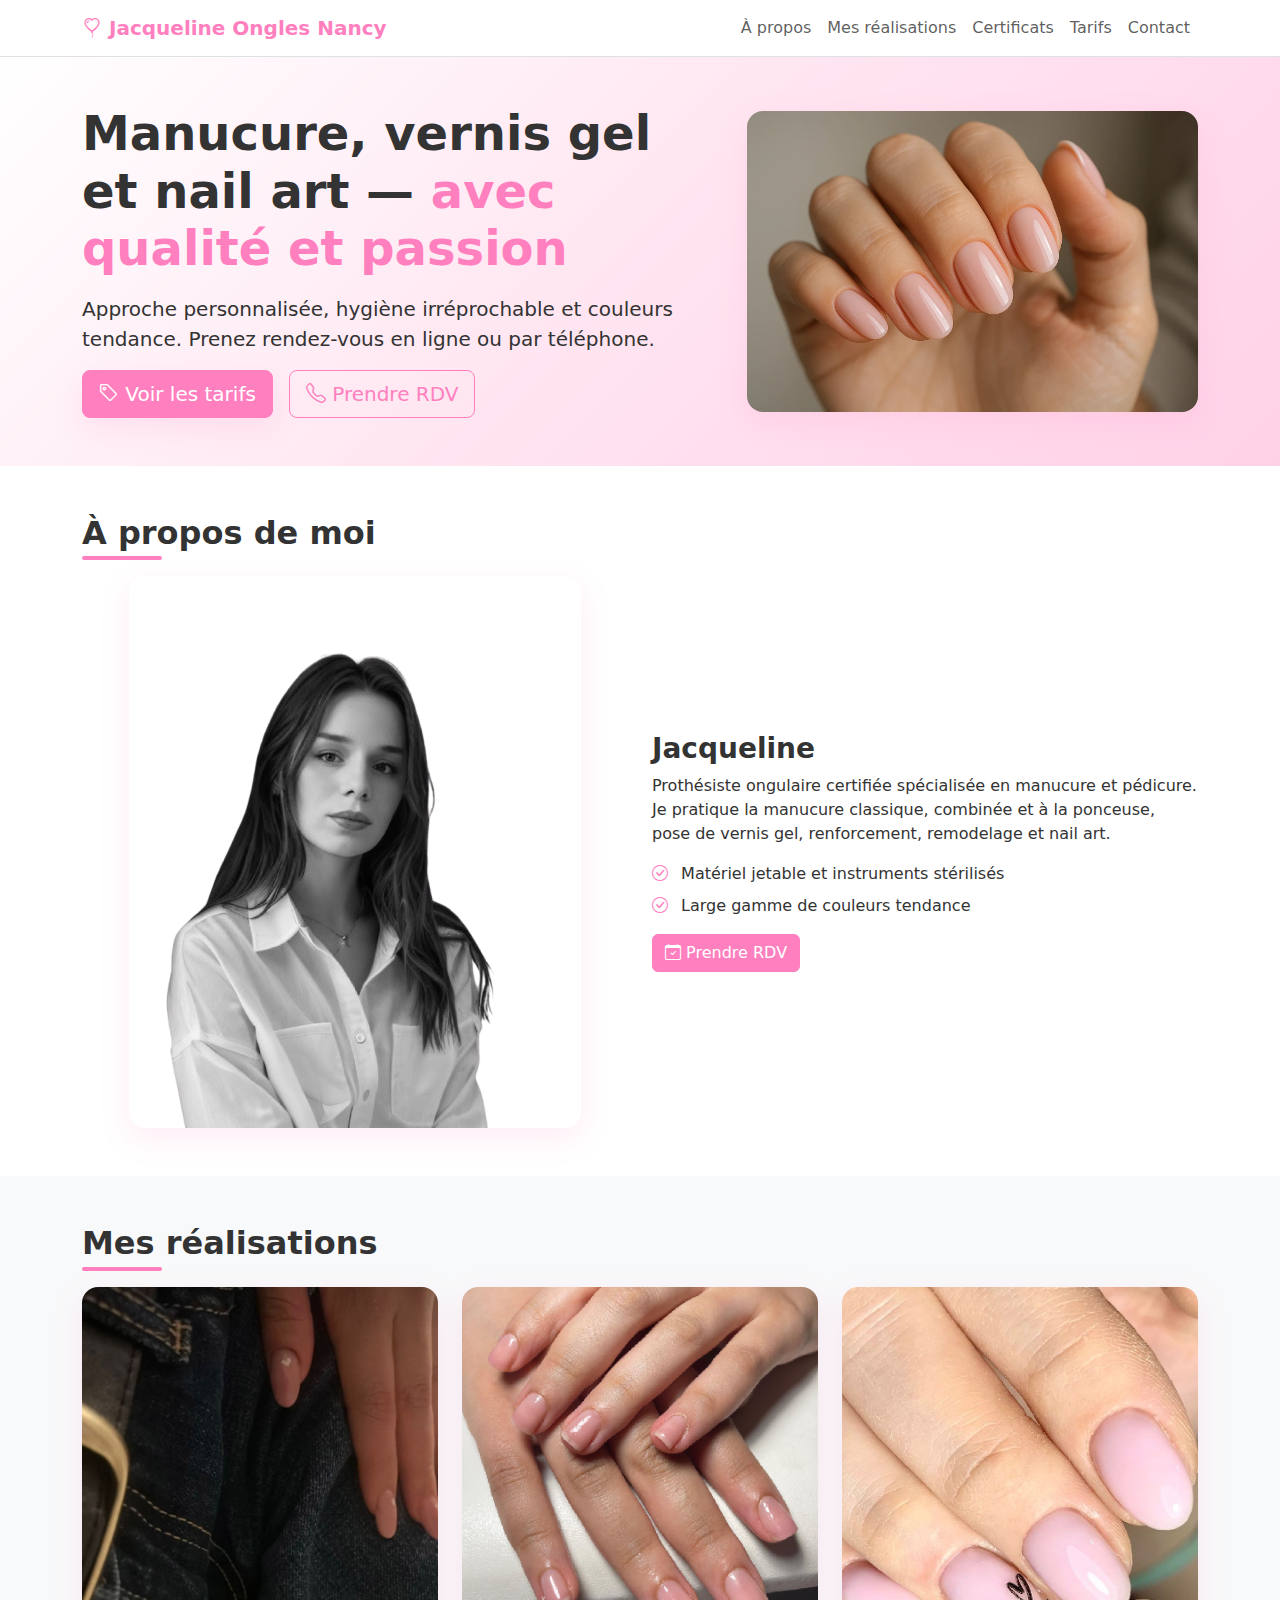
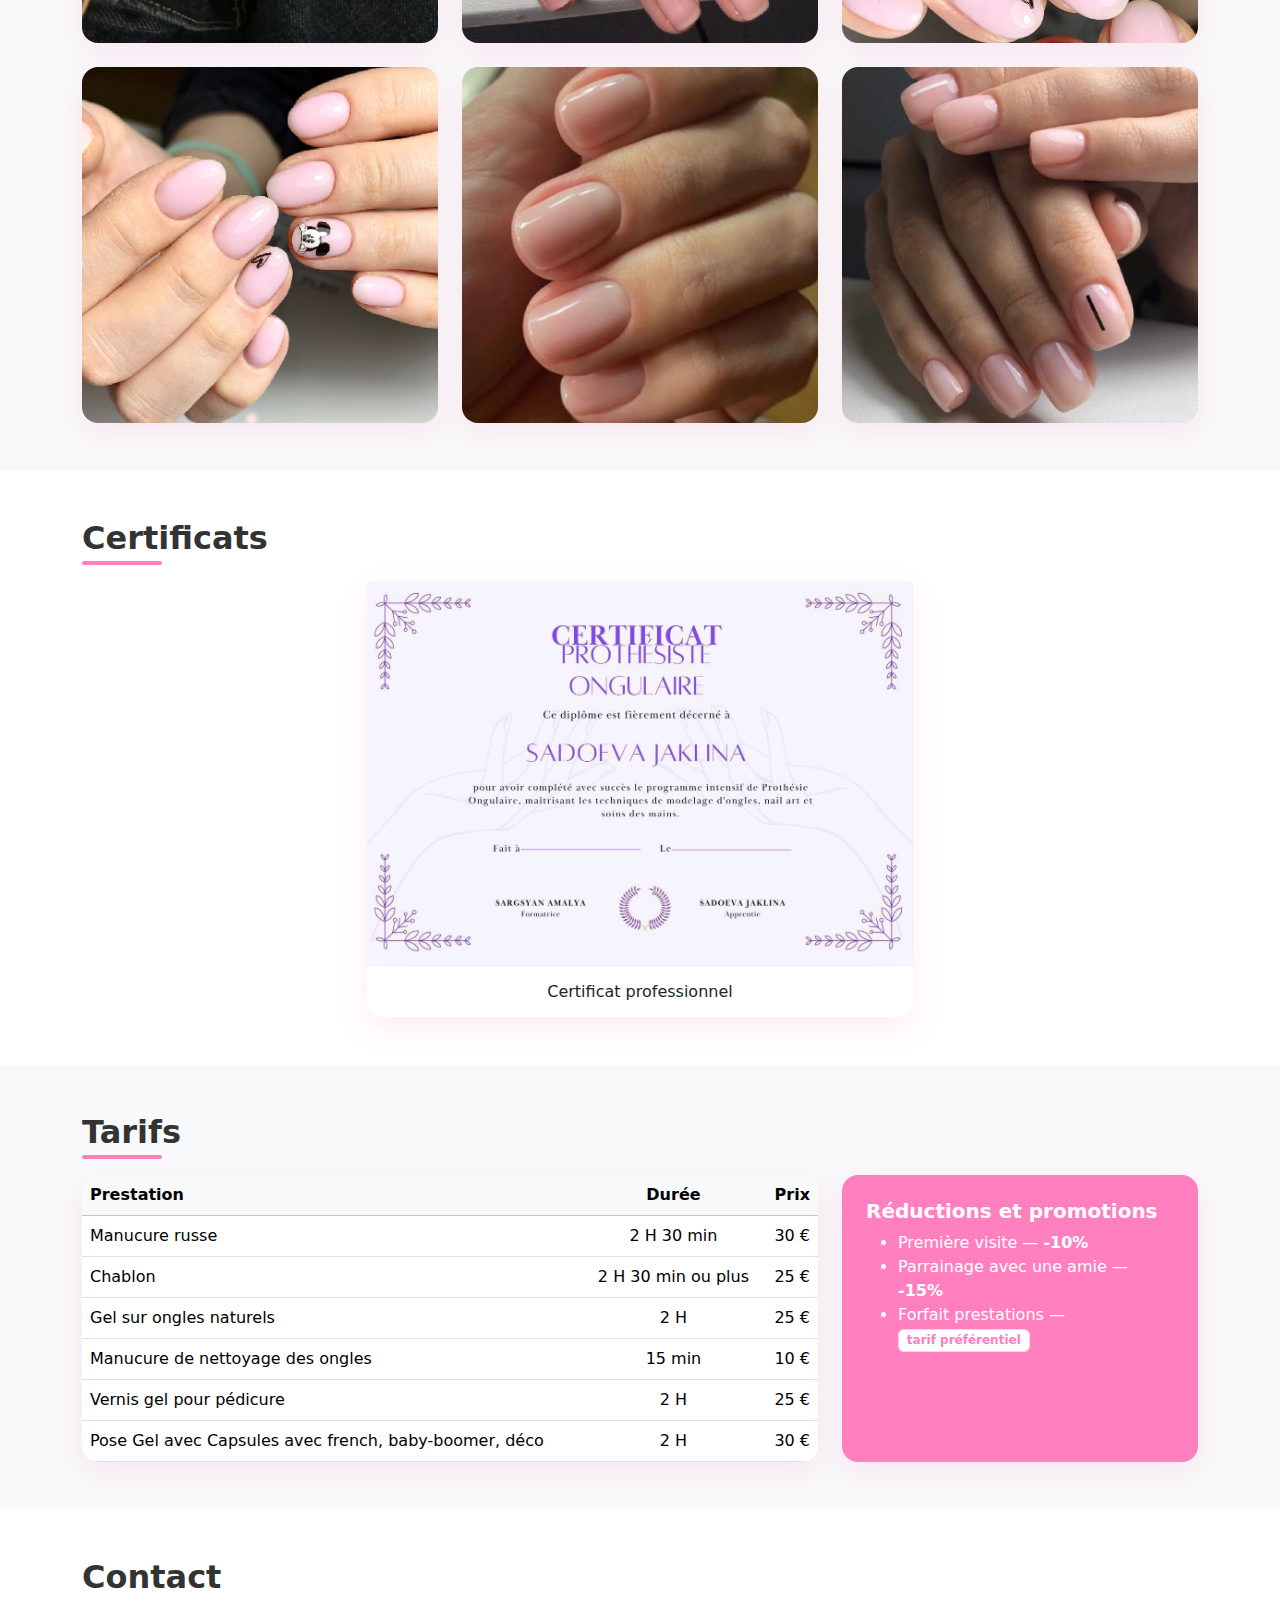
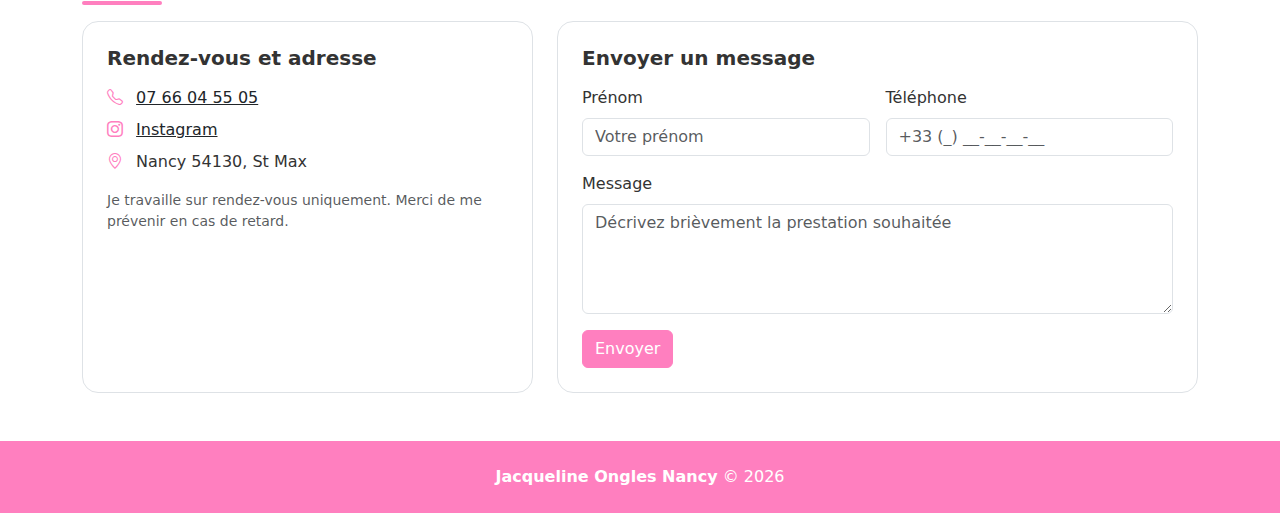
<file: index.html>
<!doctype html>
<html lang="fr">

<head>
    <meta charset="utf-8" />
    <meta name="viewport" content="width=device-width, initial-scale=1" />
    <title>Jacqueline Ongles Nancy</title>
    <meta name="description"
        content="Manucure professionnelle et nail art. Certificats, portfolio, tarifs et contact." />

    <!-- Bootstrap CSS -->
    <link href="https://cdn.jsdelivr.net/npm/bootstrap@5.3.3/dist/css/bootstrap.min.css" rel="stylesheet" />
    <!-- Bootstrap Icons -->
    <link href="https://cdn.jsdelivr.net/npm/bootstrap-icons@1.11.3/font/bootstrap-icons.min.css" rel="stylesheet" />
    <link rel="stylesheet" href="style.css">
</head>

<body>
    <!-- Navbar -->
<nav class="navbar navbar-expand-lg bg-white border-bottom sticky-top">
        <div class="container">
            <a class="navbar-brand fw-bold text-pink" href="#top"><i class="bi bi-balloon-heart"></i> Jacqueline Ongles Nancy</a>
            <button class="navbar-toggler" type="button" data-bs-toggle="collapse" data-bs-target="#nav"
                aria-controls="nav" aria-expanded="false" aria-label="Toggle navigation">
                <span class="navbar-toggler-icon"></span>
            </button>
            <div class="collapse navbar-collapse" id="nav">
                <ul class="navbar-nav ms-auto mb-2 mb-lg-0">
                    <li class="nav-item"><a class="nav-link" href="#about">À propos</a></li>
                    <li class="nav-item"><a class="nav-link" href="#works">Mes réalisations</a></li>
                    <li class="nav-item"><a class="nav-link" href="#certs">Certificats</a></li>
                    <li class="nav-item"><a class="nav-link" href="#prices">Tarifs</a></li>
                    <li class="nav-item"><a class="nav-link" href="#contacts">Contact</a></li>
                </ul>
            </div>
        </div>
    </nav>

    <!-- Hero -->
    <header id="top" class="hero py-5 py-lg-6">
        <div class="container">
            <div class="row align-items-center g-4">
                <div class="col-12 col-lg-7">
                    <h1 class="display-5 fw-bold mb-3">Manucure, vernis gel et nail art —
                        <span class="text-pink">avec qualité et passion</span>
                    </h1>
                    <p class="lead">Approche personnalisée, hygiène irréprochable et couleurs tendance. Prenez rendez-vous en ligne ou par téléphone.</p>
                    <div class="d-flex gap-3 mt-3">
                        <a href="#prices" class="btn btn-pink btn-lg shadow-soft"><i class="bi bi-tag"></i> Voir les tarifs</a>
                        <a href="#contacts" class="btn btn-outline-pink btn-lg"><i class="bi bi-telephone"></i>
                            Prendre RDV</a>
                    </div>
                </div>
                <div class="col-12 col-lg-5 text-center">
                    <img src="img/first.png"
                        class="img-fluid rounded-4 shadow-soft" alt="Manucure" />
                </div>
            </div>
        </div>
    </header>

    <!-- À PROPOS -->
    <section id="about" class="py-5">
        <div class="container">
            <h2 class="section-title">À propos de moi</h2>
            <div class="row g-4 align-items-center">
                <!-- IMPORTANT: sur md occupe 12 colonnes; sur lg divisé en 2 colonnes -->
                <div class="col-12 col-md-12 col-lg-6 text-center">
                    <img src="img/jj.jpeg"
                        class="img-fluid rounded-4 shadow-soft" alt="Portrait de la praticienne" />
                </div>
                <div class="col-12 col-md-12 col-lg-6">
                    <h3 class="fw-semibold">Jacqueline</h3>
                    <p>Prothésiste ongulaire certifiée spécialisée en manucure et pédicure. Je pratique la manucure classique,
                        combinée et à la ponceuse, pose de vernis gel, renforcement, remodelage et nail art.
                    </p>
                    <ul class="list-unstyled">
                        <li class="mb-2"><i class="bi bi-check-circle text-pink me-2"></i> Matériel jetable et instruments stérilisés</li>
                        <li class="mb-2"><i class="bi bi-check-circle text-pink me-2"></i> Large gamme de couleurs tendance</li>
                    </ul>
                    <a href="#contacts" class="btn btn-pink"><i class="bi bi-calendar-check"></i> Prendre RDV</a>
                </div>
            </div>
        </div>
    </section>

    <!-- MES RÉALISATIONS -->
<section id="works" class="py-5 bg-light">
        <div class="container">
            <h2 class="section-title">Mes réalisations</h2>
            
            <div class="row g-4">
                <div class="col-12 col-md-6 col-lg-4">
                    <img src="img/2.2.png" class="w-100 rounded-4 shadow-soft" alt="Réalisation 1">
                </div>
                <div class="col-12 col-md-6 col-lg-4">
                    <img src="img/5.5.png" class="w-100 rounded-4 shadow-soft" alt="Réalisation 2">
                </div>
                <div class="col-12 col-md-6 col-lg-4">
                    <img src="img/6.6.png" class="w-100 rounded-4 shadow-soft" alt="Réalisation 3">
                </div>
                <div class="col-12 col-md-6 col-lg-4">
                    <img src="img/7.7.png" class="w-100 rounded-4 shadow-soft" alt="Réalisation 4">
                </div>
                <div class="col-12 col-md-6 col-lg-4">
                    <img src="img/1.1.png" class="w-100 rounded-4 shadow-soft" alt="Réalisation 5">
                </div>
                <div class="col-12 col-md-6 col-lg-4">
                    <img src="img/8.8.png" class="w-100 rounded-4 shadow-soft" alt="Réalisation 6">
                </div>
            </div>
        </div>
    </section>

    <!-- CERTIFICATS -->
    <section id="certs" class="py-5">
        <div class="container">
            <h2 class="section-title">Certificats</h2>
            <div class="row justify-content-center">
                <div class="col-12 col-md-8 col-lg-6">
                    <div class="card border-0 rounded-4 shadow-soft">
                        <img src="img/cert.jpeg" class="card-img-top h-100" alt="Certificat" />
                        <div class="card-body text-center">
                            <h6 class="card-title mb-0">Certificat professionnel</h6>
                        </div>
                    </div>
                </div>
            </div>
        </div>
    </section>

    <!-- TARIFS -->
    <section id="prices" class="py-5 bg-light">
        <div class="container">
            <h2 class="section-title">Tarifs</h2>
            <div class="row g-4">
                <div class="col-12 col-lg-8">
                    <div class="table-responsive rounded-4 shadow-soft">
                        <table class="table table-white align-middle mb-0">
                            <thead class="table-light">
                                <tr>
                                    <th>Prestation</th>
                                    <th class="text-center">Durée</th>
                                    <th class="text-end">Prix</th>
                                </tr>
                            </thead>
                            <tbody>
                                <tr>
                                    <td>Manucure russe</td>
                                    <td class="text-center">2 H 30 min</td>
                                    <td class="text-end">30 €</td>
                                </tr>
                                <tr>
                                    <td>Chablon</td>
                                    <td class="text-center">2 H 30 min ou plus</td>
                                    <td class="text-end">25 €</td>
                                </tr>
                                <tr>
                                    <td>Gel sur ongles naturels</td>
                                    <td class="text-center">2 H</td>
                                    <td class="text-end">25 €</td>
                                </tr>
                                <tr>
                                    <td>Manucure de nettoyage des ongles</td>
                                    <td class="text-center">15 min</td>
                                    <td class="text-end">10 €</td>
                                </tr>
                                <tr>
                                    <td>Vernis gel pour pédicure</td>
                                    <td class="text-center">2 H</td>
                                    <td class="text-end">25 €</td>
                                </tr>
                                <tr>
                                    <td>Pose Gel avec Capsules avec french, baby-boomer, déco</td>
                                    <td class="text-center">2 H</td>
                                    <td class="text-end">30 €</td>
                                </tr>
                            </tbody>
                        </table>
                    </div>
                </div>


                <div class="col-12 col-lg-4">
                    <div class="p-4 rounded-4 bg-pink text-white h-100 shadow-soft">
                        <h5 class="fw-bold">Réductions et promotions</h5>
                        <ul class="mb-0">
                            <li>Première visite — <strong>-10%</strong></li>
                            <li>Parrainage avec une amie — <strong>-15%</strong></li>
                            <li>Forfait prestations — <span class="badge price-badge">tarif préférentiel</span></li>
                        </ul>
                    </div>
                </div>
            </div>
        </div>
    </section>

    <!-- CONTACT -->
    <section id="contacts" class="py-5">
        <div class="container">
            <h2 class="section-title">Contact</h2>
            <div class="row g-4">
                <div class="col-12 col-lg-5">
                    <div class="p-4 rounded-4 border h-100">
                        <h5 class="fw-semibold mb-3">Rendez-vous et adresse</h5>
                        <p class="mb-2"><i class="bi bi-telephone text-pink me-2"></i> <a href="tel:0766045505"
                                class="link-dark">07 66 04 55 05</a></p>
                        <p class="mb-2"><i class="bi bi-instagram text-pink me-2"></i> <a
                                href="https://www.instagram.com/jacqueline_ongles_nancy/" class="link-dark"
                                target="_blank">Instagram</a></p>
                        <p class="mb-3"><i class="bi bi-geo-alt text-pink me-2"></i> Nancy 54130, St Max</p>
                        <p class="small text-muted mb-0">Je travaille sur rendez-vous uniquement. Merci de me prévenir en cas de retard.</p>
                    </div>
                </div>
                <div class="col-12 col-lg-7">
                    <div class="p-4 rounded-4 border h-100">
                        <h5 class="fw-semibold mb-3">Envoyer un message</h5>
<form action="https://formsubmit.co/tengo1513@gmail.com" method="POST">
    <!-- Скрытые настройки -->
    <input type="hidden" name="_next" value="https://shubladzetengiz.github.io/jako/merci.html">
    <input type="hidden" name="_captcha" value="false">
    <input type="hidden" name="_template" value="box">

    <div class="row g-3">
        <div class="col-12 col-md-6">
            <label class="form-label">Prénom</label>
            <input type="text" class="form-control" name="name" placeholder="Votre prénom" required>
        </div>
        <div class="col-12 col-md-6">
            <label class="form-label">Téléphone</label>
            <input type="tel" class="form-control" name="tel" placeholder="+33 (_) __-__-__-__" required>
        </div>
        <div class="col-12">
            <label class="form-label">Message</label>
            <textarea name="message" class="form-control" rows="4"
                placeholder="Décrivez brièvement la prestation souhaitée" required></textarea>
        </div>
        <div class="col-12">
            <button type="submit" class="btn btn-pink">Envoyer</button>
        </div>
    </div>
</form>

                    </div>
                </div>
            </div>
        </div>
    </section>

    <footer class="bg-pink text-white py-4">
        <div class="container text-center">
            <strong>Jacqueline Ongles Nancy</strong> © <span id="year"></span>
        </div>
    </footer>



    <!-- Bootstrap JS -->
    <script src="https://cdn.jsdelivr.net/npm/bootstrap@5.3.3/dist/js/bootstrap.bundle.min.js"></script>
    <script>
        // Année courante dans le footer
        document.getElementById('year').textContent = new Date().getFullYear();
    </script>

</body>

</html>
</file>
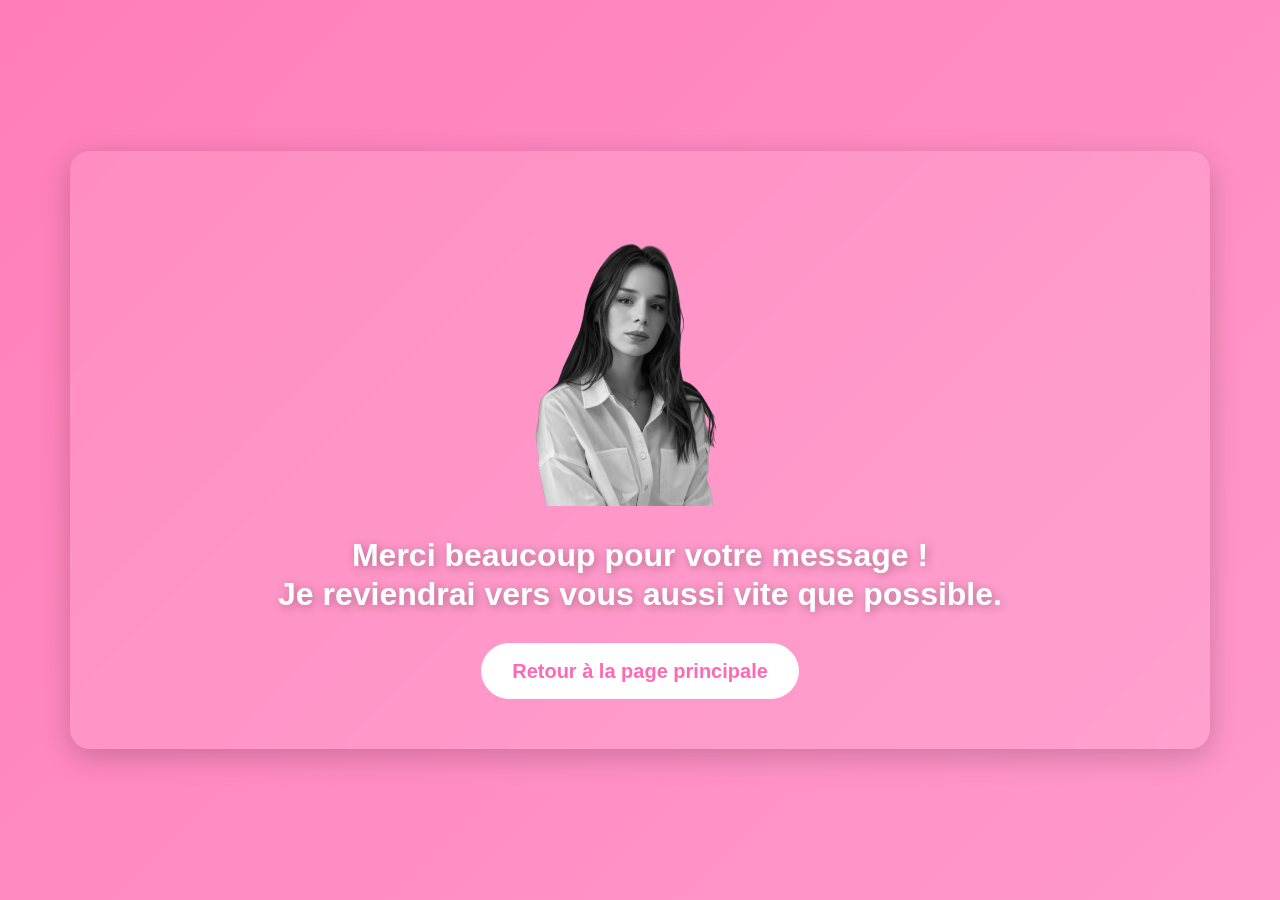
<file: merci.html>
<!DOCTYPE html>
<html lang="fr">
<head>
    <meta charset="UTF-8">
    <meta name="viewport" content="width=device-width, initial-scale=1.0">
    <title>Merci</title>
    <!-- Bootstrap CSS -->
    <link href="https://cdn.jsdelivr.net/npm/bootstrap@5.3.2/dist/css/bootstrap.min.css" rel="stylesheet">
    <style>
        /* Фоновый градиент */
        body {
            background: linear-gradient(135deg, #ff7eb9, #ff99cc);
            min-height: 100vh;
            display: flex;
            justify-content: center;
            align-items: center;
            font-family: 'Segoe UI', sans-serif;
        }

        .merci-container {
            background: rgba(255, 255, 255, 0.1);
            backdrop-filter: blur(10px);
            border-radius: 20px;
            padding: 50px 30px;
            text-align: center;
            box-shadow: 0 8px 30px rgba(0,0,0,0.2);
            animation: fadeIn 1.5s ease-out;
        }

        img {
            max-width: 250px;
            margin-bottom: 30px;
            animation: bounce 2s infinite;
        }

        h2 {
            color: #fff;
            margin-bottom: 30px;
            font-weight: 600;
            text-shadow: 2px 2px 10px rgba(0,0,0,0.3);
            animation: slideUp 1s ease-out;
        }

        .btn-light {
            background-color: #fff;
            color: #ff69b4;
            font-weight: 600;
            padding: 12px 30px;
            border-radius: 50px;
            transition: all 0.3s ease;
        }

        .btn-light:hover {
            background-color: #ff69b4;
            color: #fff;
            transform: scale(1.05);
            box-shadow: 0 8px 20px rgba(0,0,0,0.3);
        }

        /* Анимации */
        @keyframes fadeIn {
            from {opacity: 0; transform: scale(0.9);}
            to {opacity: 1; transform: scale(1);}
        }

        @keyframes bounce {
            0%, 20%, 50%, 80%, 100% {transform: translateY(0);}
            40% {transform: translateY(-15px);}
            60% {transform: translateY(-8px);}
        }

        @keyframes slideUp {
            from {opacity: 0; transform: translateY(20px);}
            to {opacity: 1; transform: translateY(0);}
        }
    </style>
</head>
<body>
    <div class="container merci-container">
        <!-- Гифка -->
        <img src="img/jj.jpeg" alt="Merci">

        <!-- Текст благодарности -->
        <h2>Merci beaucoup pour votre message !<br>Je reviendrai vers vous aussi vite que possible.</h2>

        <!-- Кнопка возврата -->
        <a href="index.html" class="btn btn-light btn-lg">Retour à la page principale</a>
    </div>

    <!-- Bootstrap JS -->
    <script src="https://cdn.jsdelivr.net/npm/bootstrap@5.3.2/dist/js/bootstrap.bundle.min.js"></script>
</body>
</html>
</file>
<file: style.css>
:root {
            --accent-pink: #ff7fbf;
            /* мягкий розовый */
            --accent-pink-dark: #e260a4;
            --bs-primary: var(--accent-pink);
        }

        body {
            background-color: #fff;
            color: #333;
        }

        .text-pink {
            color: var(--accent-pink) !important;
        }

        .bg-pink {
            background: var(--accent-pink) !important;
        }

        .btn-pink {
            --bs-btn-color: #fff;
            --bs-btn-bg: var(--accent-pink);
            --bs-btn-border-color: var(--accent-pink);
            --bs-btn-hover-bg: var(--accent-pink-dark);
            --bs-btn-hover-border-color: var(--accent-pink-dark);
            --bs-btn-focus-shadow-rgb: 255, 127, 191;
        }

        .btn-outline-pink {
            --bs-btn-color: var(--accent-pink);
            --bs-btn-border-color: var(--accent-pink);
            --bs-btn-hover-bg: var(--accent-pink);
            --bs-btn-hover-border-color: var(--accent-pink);
            --bs-btn-hover-color: #fff;
        }

        .hero {
            background: linear-gradient(135deg, #fff 0%, #ffe5f1 50%, #ffd1e7 100%);
        }

        .section-title {
            position: relative;
            margin-bottom: 1.5rem;
            font-weight: 700;
        }

        .section-title::after {
            content: "";
            position: absolute;
            left: 0;
            bottom: -.5rem;
            width: 80px;
            height: 4px;
            background: var(--accent-pink);
            border-radius: 2px;
        }

        .card img {
            object-fit: cover;
            height: 220px;
        }

        .shadow-soft {
            box-shadow: 0 10px 30px rgba(255, 127, 191, .15);
        }

        .nav-link {
            font-weight: 500;
        }

        .price-badge {
            background: #fff;
            color: var(--accent-pink);
            border: 1px solid #ffd1e7;
        }

        footer a {
            color: #fff;
            text-decoration: none;
        }

        footer a:hover {
            text-decoration: underline;
        }
</file>
